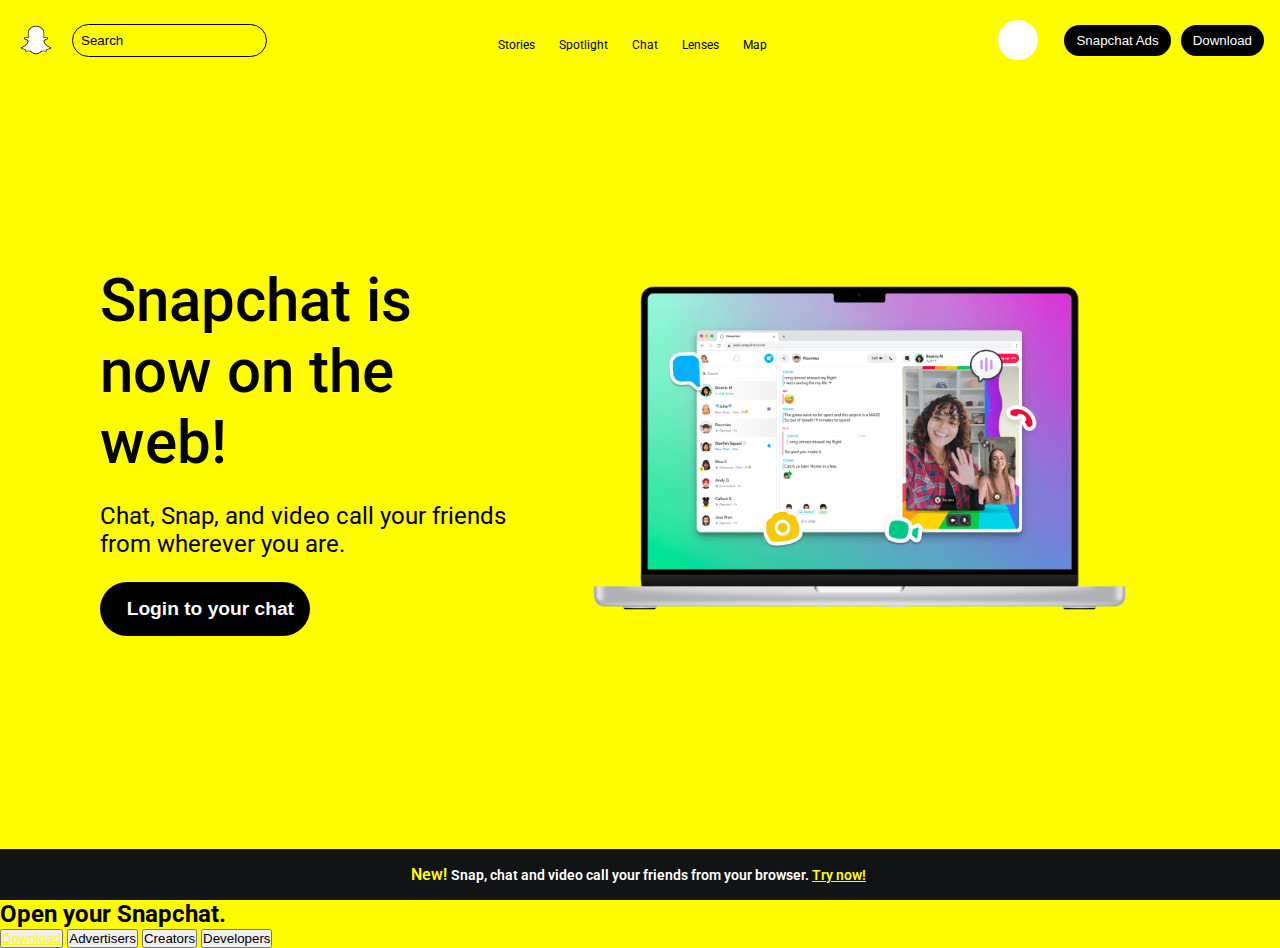
<file: index.html>
<!DOCTYPE html>
<html lang="en">

<head>
    <meta charset="UTF-8">
    <meta http-equiv="X-UA-Compatible" content="IE=edge">
    <meta name="viewport" content="width=device-width, initial-scale=1.0">
    <link rel="stylesheet" href="https://cdnjs.cloudflare.com/ajax/libs/font-awesome/6.4.0/css/all.min.css"
        integrity="sha512-iecdLmaskl7CVkqkXNQ/ZH/XLlvWZOJyj7Yy7tcenmpD1ypASozpmT/E0iPtmFIB46ZmdtAc9eNBvH0H/ZpiBw=="
        crossorigin="anonymous" referrerpolicy="no-referrer" />
        <link rel="shortcut icon" href="/img/snapchat.ico" type="image/x-icon">
        <link rel="stylesheet" href="https://site-assets.fontawesome.com/releases/v6.4.0/css/all.css">
        <link rel="stylesheet" href="style.css">
    <title>Share the moment | Snapchat</title>
</head>

<body>
    <header class="header-desktop">
        <div class="nav-left">
            <img src="/img/snapchat.ico" alt="logo" class="logo">
            <input type="text" name="search" id="search" placeholder="Search">
        </div>
        <nav class="nav-middle">
            <ul>
                <li>
                    <i class="fa-regular fa-rectangle-vertical-history"></i>
                    <p>Stories</p>
                </li>
                <li>
                    <i class="fa-regular fa-play"></i>
                    <p>Spotlight</p>
                </li>
                <li>
                    <i class="fa-regular fa-message"></i>
                    <p>Chat</p>
                </li>
                <li>
                    <i class="fa-regular fa-circle-star"></i>
                    <p>Lenses</p>
                </li>
                <li>
                    <i class="fa-regular fa-location-dot"></i>
                    <p>Map</p>
                </li>
            </ul>
        </nav>
        <div class="nav-right">
            <div class="rel">
                <i class="fa-solid fa-grid-round tabs"></i>
                <div class="drop-down">
                    <div class="faq">
                        <div class="title">
                            <h4>Snapchat.com</h4>
                            <i class="fa-solid fa-chevron-up btn"></i>
                        </div>
                        <ul class="content">
                            <li>Overview</li>
                            <li>Account</li>
                            <li>Support</li>
                            <li>Privacy</li>
                        </ul>
                    </div>

                    <div class="faq">
                        <div class="title">
                            <h4>Business</h4>
                            <i class="fa-solid fa-chevron-up btn"></i>
                        </div>
                        <ul class="content">
                            <li>For Business</li>
                            <li>Ads Manager</li>
                            <li>Business Support</li>
                        </ul>
                    </div>

                    <div class="faq">
                        <div class="title">
                            <h4>Snap AR</h4>
                            <i class="fa-solid fa-chevron-up btn"></i>
                        </div>
                        <ul class="content">
                            <li>Lens Studio</li>
                        </ul>
                    </div>

                    <div class="faq">
                        <div class="title">
                            <h4>Creator</h4>
                            <i class="fa-solid fa-chevron-up btn"></i>
                        </div>
                        <ul class="content">
                            <li>For Creators</li>
                        </ul>
                    </div>

                    <div class="faq">
                        <div class="title">
                            <h4>Developers</h4>
                            <i class="fa-solid fa-chevron-up btn"></i>
                        </div>
                        <ul class="content">
                            <li>For Developers</li>
                            <li>Playcanvas</li>
                        </ul>
                    </div>

                    <div class="faq">
                        <div class="title">
                            <h4>Spectacles</h4>
                            <i class="fa-solid fa-chevron-up btn"></i>
                        </div>
                        <ul class="content">
                            <li>Overview</li>
                            <li>Creator</li>
                            <li>Spectacles Support</li>
                        </ul>
                    </div>
                </div>
            </div>
            <button class="nav-btn"><a href="/contact.html">Snapchat Ads</a></button>
            <button class="nav-btn"><a href="https://click.snapchat.com/aVHG?pid=consumer_web&amp;c=snapchat_home_page&amp;af_js_web=true&amp;af_dp=https%3A%2F%2Flink.snapchat.com%2Funlock%3Fweb_client_id%3D098cbca4-e534-4206-b0f0-172db2fd0711&amp;af_ios_url=https%3A%2F%2Fapps.apple.com%2Fapp%2Fapple-store%2Fid447188370%3Fpt%3D614006%26ct%3Dsnapchat_dot_com%26mt%3D8&amp;af_web_dp=https%3A%2F%2Fwww.snapchat.com%2Fdownload%3Fpurpose%3Dsnapchat_dot_com%26sp%3Dsnapchat_dot_com&amp;trace_id=24acfacc-bc59-4f1c-9f8a-ec6688e207b0"></a>Download</button>
        </div>
    </header>

    <main class="main-desktop">
        <div class="banner">
            <span>New!&nbsp;</span> Snap, chat and video call your friends from your browser.&nbsp;
            <a href="#">Try now!

            </a>
            &nbsp<i class="fa-solid fa-laptop"></i>
        </div>
        <div class="container-left">
            <h1>Snapchat is now on the web!</h1>
            <p>Chat, Snap, and video call your friends from wherever you are.</p>
            <button class="main-btn"><i class="fa-solid fa-laptop"></i>&nbsp Login to your chat</button>
        </div>

        <p></p>
        <div class="container-right">
            <img src="/img/laptop-asset.png" alt="">
        </div>
    </main>

    <footer class="footer-desktop">
    </footer>

    <header class="header-mobile">
        <i class="fa-solid fa-bars"></i>
        <img src="/img/snapchat.ico" class="logo" alt="snapchat logo">
        <a href="https://play.google.com/store/apps/details?id=com.snapchat.android&hl=en&gl=US&pli=1" id="install">Install</a>
    </header>

    <main class="main-mobile">
        <section>
            <h2>Download Snapchat</h2>
            <p>Download and try the most popular <br> Lenses, Snap and Chat with friends, <br> explore the Map and so
                much!</p>
            <button class="m-btn"><a href="https://snapchat.com/download" class="download" id="install">Download</a></button>
        </section>

        <nav class="mobile-nav">
            <ul>
                <li>
                    <i class="fa-solid fa-location-dot"></i>
                    <p>Map</p>
                </li>
                <li>
                    <i class="fa-solid fa-message"></i>
                    <p>Chat</p>
                </li>

                <li>
                    <i class="fa-solid fa-star-christmas"></i>
                    <p>Lenses</p>
                </li>
                <li>
                    <i class="fa-regular fa-rectangle-vertical-history"></i>
                    <p>Stories</p>
                </li>
                <li>
                    <i class="fa-solid fa-play"></i>
                    <p>Spotlight</p>
                </li>
            </ul>
        </nav>

        <section class="discover">
            <i class="fa-solid fa-chevron-up"></i>
            <p>Discover Snapchat</p>
        </section>

        <section class="videos">
            <img src="/img/Homepage+Bitmojis.png" alt="people">
            
            <section class="video-slide">
                <video autoplay muted src="/videos/find-your-friends.mp4"></video>
                <div class="video-overlay"></div>
                <h2>Have fun with your friends and family.</h2>
                <button class="m-btn">Find Your Friends</button>
            </section>

            <section class="video-slide">
                <video autoplay muted src="/videos/spotlight.mp4"></video>
                <div class="video-overlay"></div>
                <h2>Get inspired and share your creativity.</h2>
                <button class="m-btn m-spot">Open Spotlight</button>
            </section>

            <section class="video-slide">
                <video autoplay muted src="/videos/map.mp4"></video>
                <div class="video-overlay"></div>
                <h2>Learn about the world on your most personal map.</h2>
                <button class="m-btn">Explore Your Map</button>
            </section>

            <section class="video-slide">
                <video autoplay muted src="/videos/lens.mp4"></video>
                <div class="video-overlay"></div>
                <h2>Express yourself with millions of Lenses.</h2>
                <button class="m-btn">Try Now</button>
            </section>
        </section>

        <section class="mobile-banner">
            <button class="m-btn"><a href="https://www.snapchat.com/download" id="install">Open in Snapchat</a></button>
        </section>
    </main>

    <footer class="mobile-footer">
        <h2>Open your Snapchat.</h2>
        <button class="m-btn"><a href="https://snapchat.com/download" class="download" id="install">Download</a></button>
        <button class="ft-btn">Advertisers</button>
        <button class="ft-btn">Creators</button>
        <button class="ft-btn">Developers</button>
    </footer>

    <script src="script.js"></script>
</body>

</html>
</file>
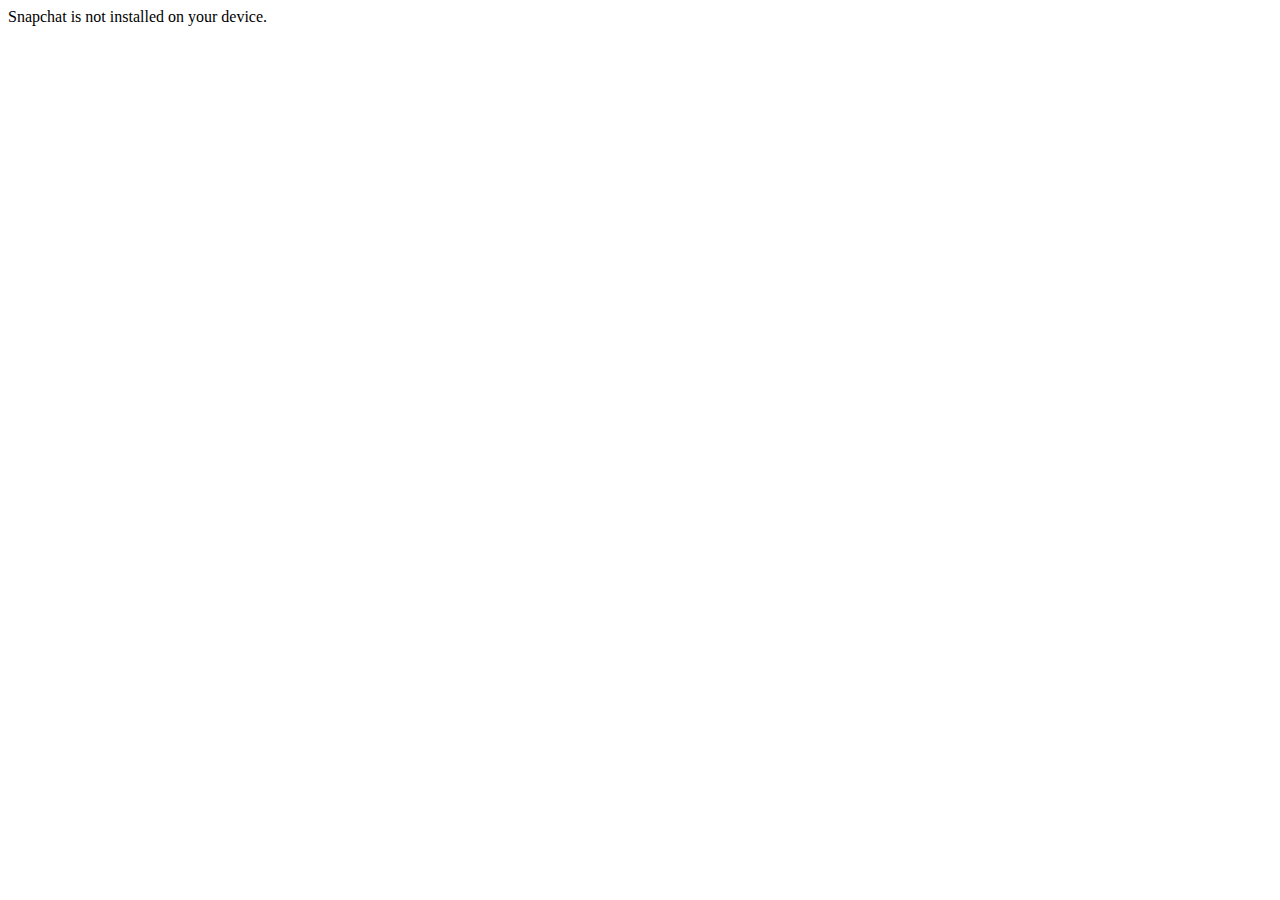
<file: apps.html>
<!DOCTYPE html>
<html lang="en">
<head>
    <meta charset="UTF-8">
    <meta http-equiv="X-UA-Compatible" content="IE=edge">
    <meta name="viewport" content="width=device-width, initial-scale=1.0">
    <title>Document</title>
</head>
<body>
    <div id="apps">

    </div>
    <script src="apps.js"></script>
</body>
</html>
</file>
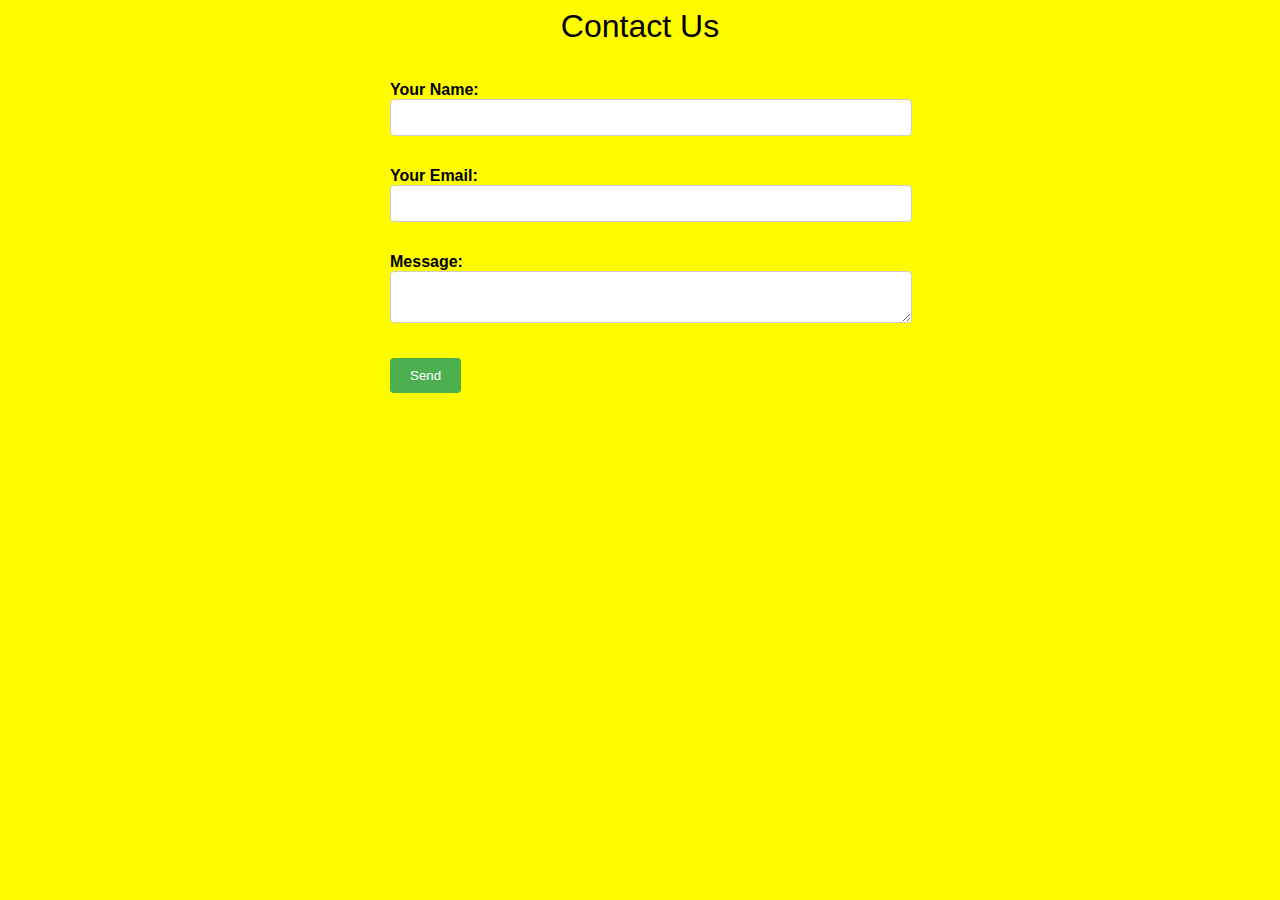
<file: contact.html>
<!DOCTYPE html>
<html lang="en">

<head>
  <meta charset="UTF-8">
  <meta name="viewport" content="width=device-width, initial-scale=1.0">
  <link rel="stylesheet" href="contact.css">
  <link rel="shortcut icon" href="/img/snapchat.ico" type="image/x-icon">
  <title>Contact Us | Snapchat</title>
</head>

<body>
  <div class="container">
    <div class="text">Contact Us</div>
    <form name="contact" method="POST" data-netlify="true">
      <p>
        <label>Your Name: <input type="text" name="name" /></label>
      </p>
      <p>
        <label>Your Email: <input type="email" name="email" /></label>
      </p>

      <p>
        <label>Message: <textarea name="message"></textarea></label>
      </p>
      </p>
      <div data-netlify-recaptcha="true"></div>
      <p>

      <p>
        <button type="submit">Send</button>
      </p>
    </form>

  </div>
</body>

</html>
</file>
<file: style.css>
@import url('https://fonts.googleapis.com/css2?family=Roboto&display=swap');

* {
    padding: 0;
    margin: 0;
    box-sizing: border-box;
}

:root {
    --bg-color: #FFFC00;
    --primary-color: #000;
    --banner-color: #121314;
}

html {
    /* scroll-snap-type: y mandatory; */
    /* scroll-padding-top: 5rem; */
}

section,.main-mobile,footer {
    /* scroll-snap-align: start; */
}

body {
    background-color: var(--bg-color);
    font-family: 'Roboto', sans-serif;
    height: 100vh;
}

header {
    position: fixed;
    top: 0;
    left: 0;
    right: 0;
    display: flex;
    justify-content: space-between;
    align-items: center;
    padding: 1.25rem 1rem; 
    /* transition: all 0.1s ease-in; */
    background-color: var(--bg-color);
}

header>.nav-left>img {
    width: 40px;
    height: 40px;
    margin-right: 1rem;
}

.nav-left,
.nav-middle,
.nav-right,
.fa-solid,
.fa-regular {
    display: flex;
    justify-content: center;
    align-items: center;
}


.nav-middle ul {
    list-style-type: none;
    display: flex;
    gap: 1.5rem;
}

.nav-middle p {
    font-size: 12px;
    margin: 10px 0px 0px 0px;
    color: var(--primary-color);
}

.nav-middle i {
    font-size: 1.4rem;
}

.nav-right {
    gap: 10px;
}

.nav-btn a {
    text-decoration: none;
    color: #fff;
}

/* Designing */
/* nav */
input {
    border: 1px solid #000;
    padding: 0.5rem;
    border-radius: 2rem;
    background-color: transparent;
}

input::placeholder {
    color: var(--primary-color);
}

.nav-btn,
.main-btn {
    border: none;
    padding: 0.5rem 0.75rem;
    border-radius: 2rem;
    background-color: #000;
    color: #fff;
}

.tabs {
    width: 40px;
    height: 40px;
    border-radius: 50%;
    background-color: #fff;
    margin-right: 1rem;
    font-size: 1.2rem;
}

.tabs:hover {
    cursor: pointer;
    background-color: rgba(145, 144, 144, 0.741);
}

li,a,.main-btn,.title,.nav-btn:hover {
    cursor: pointer;
}

li:hover {
    /* background-color: rgb(230, 230, 249); */
}

/* main */
h1 {
    font-size: 60px;
    font-weight: 500;
    max-width: 400px;
}

p {
    font-size: 1.5rem;
    margin: 1.5rem 0rem;
    max-width: 450px;
}

main {
    min-height: 100vh;
    display: flex;
    justify-content: center;
    align-items: center;
    padding: 0px 6.25rem;
}

.container-right>img {
    max-width: 700px;
    width: 50vw;
}


.main-btn {
    display: flex;
    justify-content: center;
    align-items: center;
    padding: 1rem;
    font-size: 1.2rem;
    font-weight: 600;
    /* width: 250px; */
}

.banner {
    font-size: 14px;
    font-weight: 600;
    background-color: var(--banner-color);
    text-align: center;
    color: #fff;
    padding: 1rem 0rem;
    width: 1000%;
    position: fixed;
    bottom: 0;
    display: flex;
    justify-content: center;
    align-items: center;
}

a,
.banner span,
.banner i {
    color: var(--bg-color);
}

.banner span {
    font-size: 16px;
}

/* DROPDOWN */
.rel {
    position: relative;
}

.drop-down {
    position: absolute;
    top: 2.8rem;
    right: 1.2rem;
    background-color: #fff;
    padding: 1rem 1rem 0.75rem 1rem;
    width: 300px;
    animation: dropdowm 0.3s ease-in-out 0s;
}

.toggle {
    display: none;
}

.faq {
    padding: 0px 0px 5px 0px;
}

.title {
    display: flex;
    justify-content: space-between;
    align-items: center;
    padding: 0px 0px 8px 0px;
}


.title h4 {
    font-size: 14px;
    font-size: 500;
}

.content li {
    list-style-type: none;
    padding: 5px 10px;
    border-radius: 5px;
}


/* ANIMATION */
@keyframes dropdowm {
    0% {
        opacity: 0;
        transform: scale(0.9);
    }

    100% {
        opacity: 1;
        transform: scale(1);
    }
}

@keyframes slideUp {
    0% {
        /* opacity: 0; */
        /* transform: scale(0.9); */
        transform: translateY(100%);
    }

    100% {
        /* opacity: 1; */
        /* transform: scale(1); */
        transform: translateY(0%);

    }
}

@keyframes slideDown {
    0% {
        /* opacity: 1; */
        /* transform: scale(1); */
        transform: translateY(0%);
    }

    100% {
        /* opacity: 0; */
        /* transform: scale(0); */
        transform: translateY(100%);
    }
}

/* MEDIA QUERIES */

@media (max-width: 768px) {

    .container-left,
    .container-right {
        width: 50%;
    }
}

@media (max-width:430px){
    
    .header-mobile {
        padding: 0.75rem 1rem;
    }

    header > .logo {
        width: 50px;
        height: 50px;
    }

    header i {
        font-size: 1.5rem;
        width: 40px;
        height: 40px;
        background-color: #fff;
        border-radius: 50%;
    }

    a {
        text-decoration: none;
        font-weight: 600;
        color: #000;
    }

    main {
        margin-top: 18rem;
        padding: 0rem 2rem ;
        flex-direction: column;
        text-align: center;
    }

    main p {
        font-size: 16px;
        margin: 10px 0px 30px 0px !important;
        line-height: 22px;
    }

    main .m-btn, footer .m-btn {
        border: none;
        color: #fff;
        padding: 0.5rem 2.5rem;
        border-radius: 5rem;
        background-color: #000;
        font-size: 1.2rem;
    }

    .discover {
        margin-top: 3rem;
        font-weight: 500;
        font-size: 16px;
    }

    .videos img{
        margin-bottom: -4px;
        width: 250px;
    }

    video {
        border: none;
        border-radius: 1.5rem;
        width: 360px;
        position: relative;
    }

      
    .video-slide {
        position: relative;
        z-index: -1;
        margin-bottom: 10px;
        /* width: 100%; */
    }

    .video-slide h2 {
        font-size: 1.75rem;
        font-weight: 700;
        color: #fff;
        text-align: left;
        position: absolute;
        /* z-index: 0; */
        top: 2rem;
        left: 1rem;
    }
    
    .video-slide .m-btn {
        padding: 0.6rem 1rem !important;
        font-size: 14px;
        position: absolute;
        left: 50%;
        bottom: 2rem;
        transform: translate(-50%, -50%);
    }

    .video-slide:last-child {
        margin-bottom: 15rem;
    }

    .video-overlay {
        position: absolute;
        top: 0;
        width: 100%;
        height: 99.4%;
        border-radius: 1.5rem;
        background-color: rgba(0, 0, 0, 0.3);
    }

    .mobile-footer {
        padding-bottom: 12rem;
        text-align: center;
        display: flex;
        flex-direction: column;
        justify-content: center;
        align-items: center;
        gap: 1.5rem;
    }

    .mobile-footer h2 {
    	margin-top: 0.75rem;
        font-size: 48px;
    }

    .mobile-footer .m-btn {
        padding: 0.8rem 1.8rem;
    }

    .download{
        color: #fff;
    }

    .mobile-footer .ft-btn {
        border: none;
        background-color: transparent;
        font-size: 1.38rem;
        font-weight: 600;
        color: #000;
    }

    .mobile-nav ul {
        background-color: #fff;
        list-style-type: none;
        display: flex;
        justify-content: space-between;
        align-items: center;
        padding: 1rem 2rem 1rem 2rem;
    }

    .mobile-nav li p {
        margin: 5px 0px 0px 0px !important;
    }

    .mobile-nav li i {
        font-size: 1.2rem;
        color: rgba(128, 128, 128, 0.688);
    }

    .mobile-nav {
        width: 100vw;
        position: fixed;
        bottom: 2.2rem;
        /* z-index: 1; */
        animation: slideUp 500ms ease-in-out 0s;        
    }

    .slide-down {
        animation: slideDown 500ms ease-in-out 0s;
    }

    .hide {
        display: none;
    }

    .mobile-banner {
        width: 100vw;
        background-color: #000;
        padding: 0.5rem 0rem;
        position: fixed;
        bottom: 0;
    }

    .mobile-banner .m-btn , .video-slide .m-btn{
        background-color: var(--bg-color);
        padding: 0.25rem 1rem;
        font-size: 16px;
        color: #000;
    }

    .header-desktop,.main-desktop {
        display: none;
    }
}

@media (min-width: 430px){
    .header-mobile ,.main-mobile{
        display: none;
    }
}
</file>
<file: contact.css>
body {
  font-family: Verdana, Geneva, Tahoma, sans-serif;
  background-color: #FFFC00;
}

.text {
  display: flex;
  justify-content: center;
  font-size: 2rem;
}
/* Form container */
form {
  max-width: 500px;
  margin: 0 auto;
  padding: 20px;
}

/* Form input fields */
form input,
form textarea {
  width: 100%;
  padding: 10px;
  margin-bottom: 15px;
  border: 1px solid #ccc;
  border-radius: 4px;
}

/* Form submit button */
form button[type="submit"] {
  background-color: #4CAF50;
  color: white;
  padding: 10px 20px;
  border: none;
  border-radius: 4px;
  cursor: pointer;
}

/* Form field labels */
form label {
  display: block;
  margin-bottom: 5px;
  font-weight: bold;
}

/* Responsive layout */
@media (max-width: 600px) {
  form {
    max-width: 100%;
  }
}
</file>
